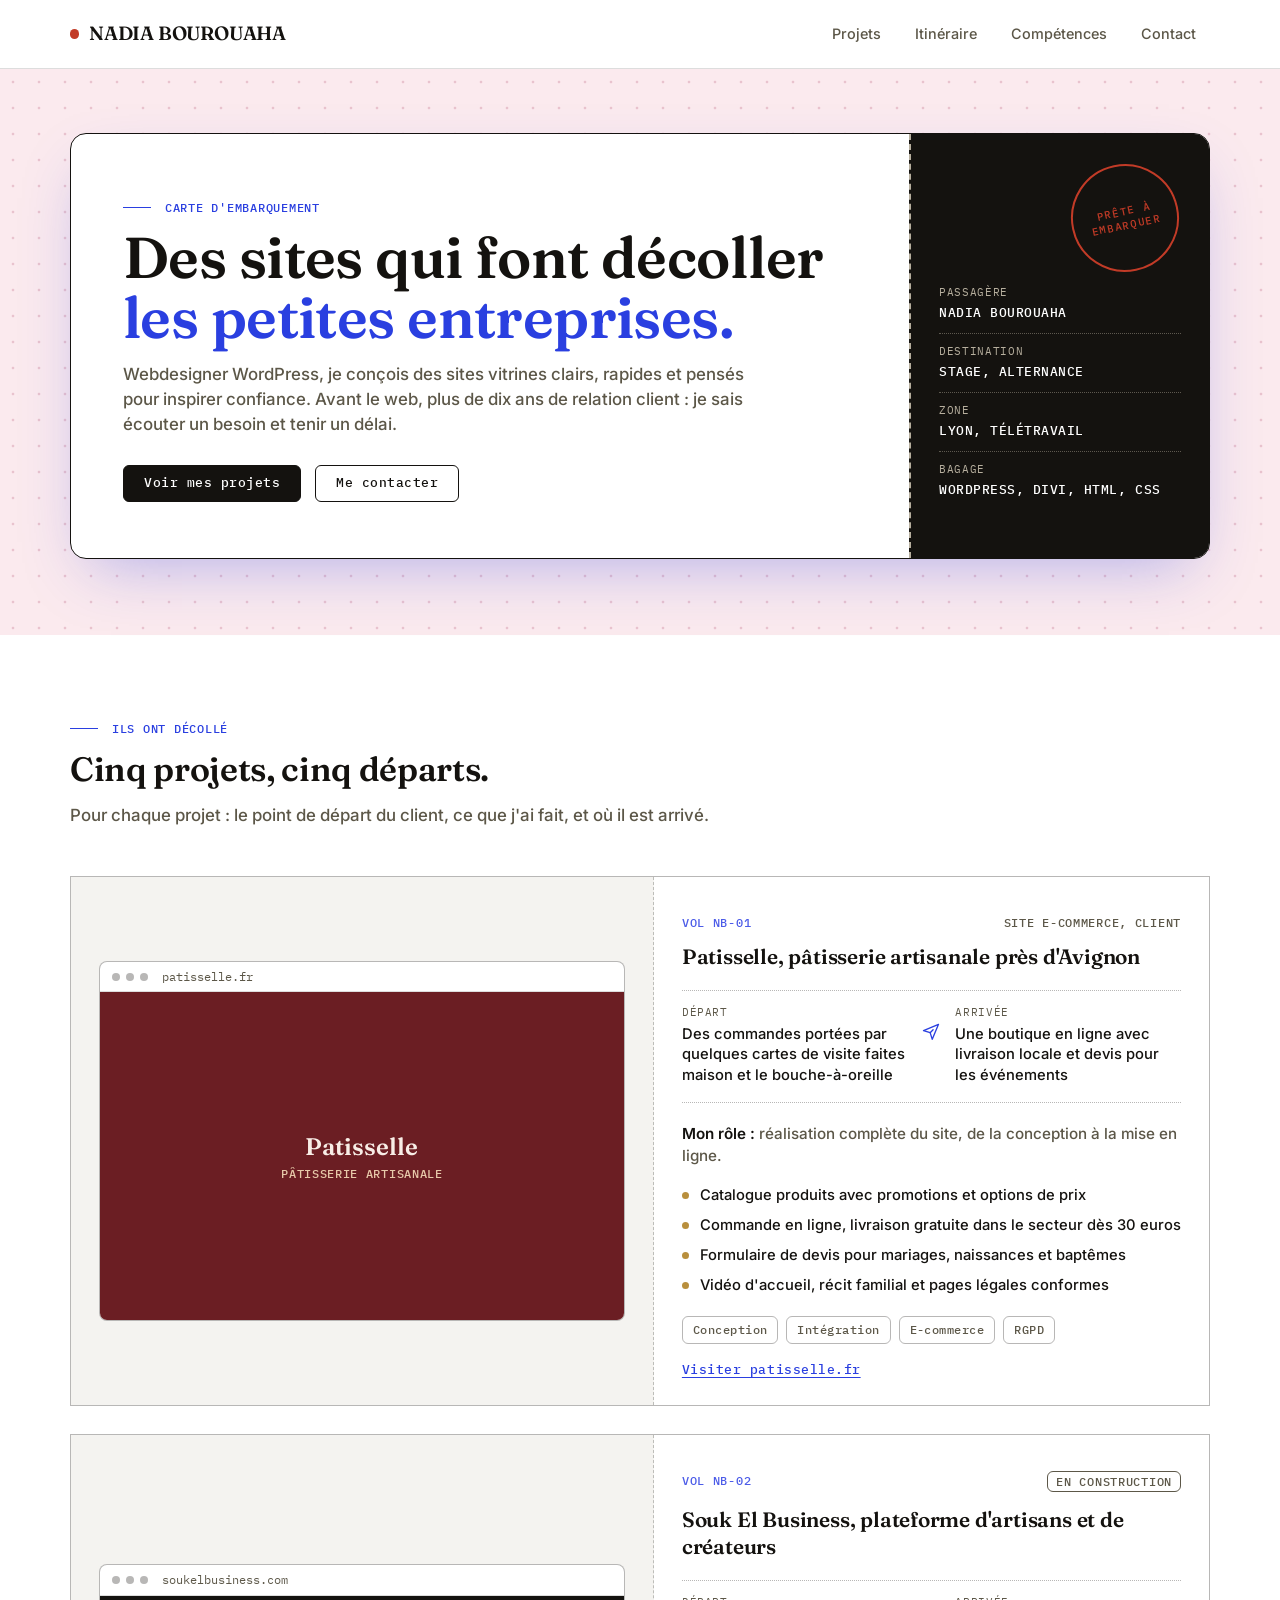
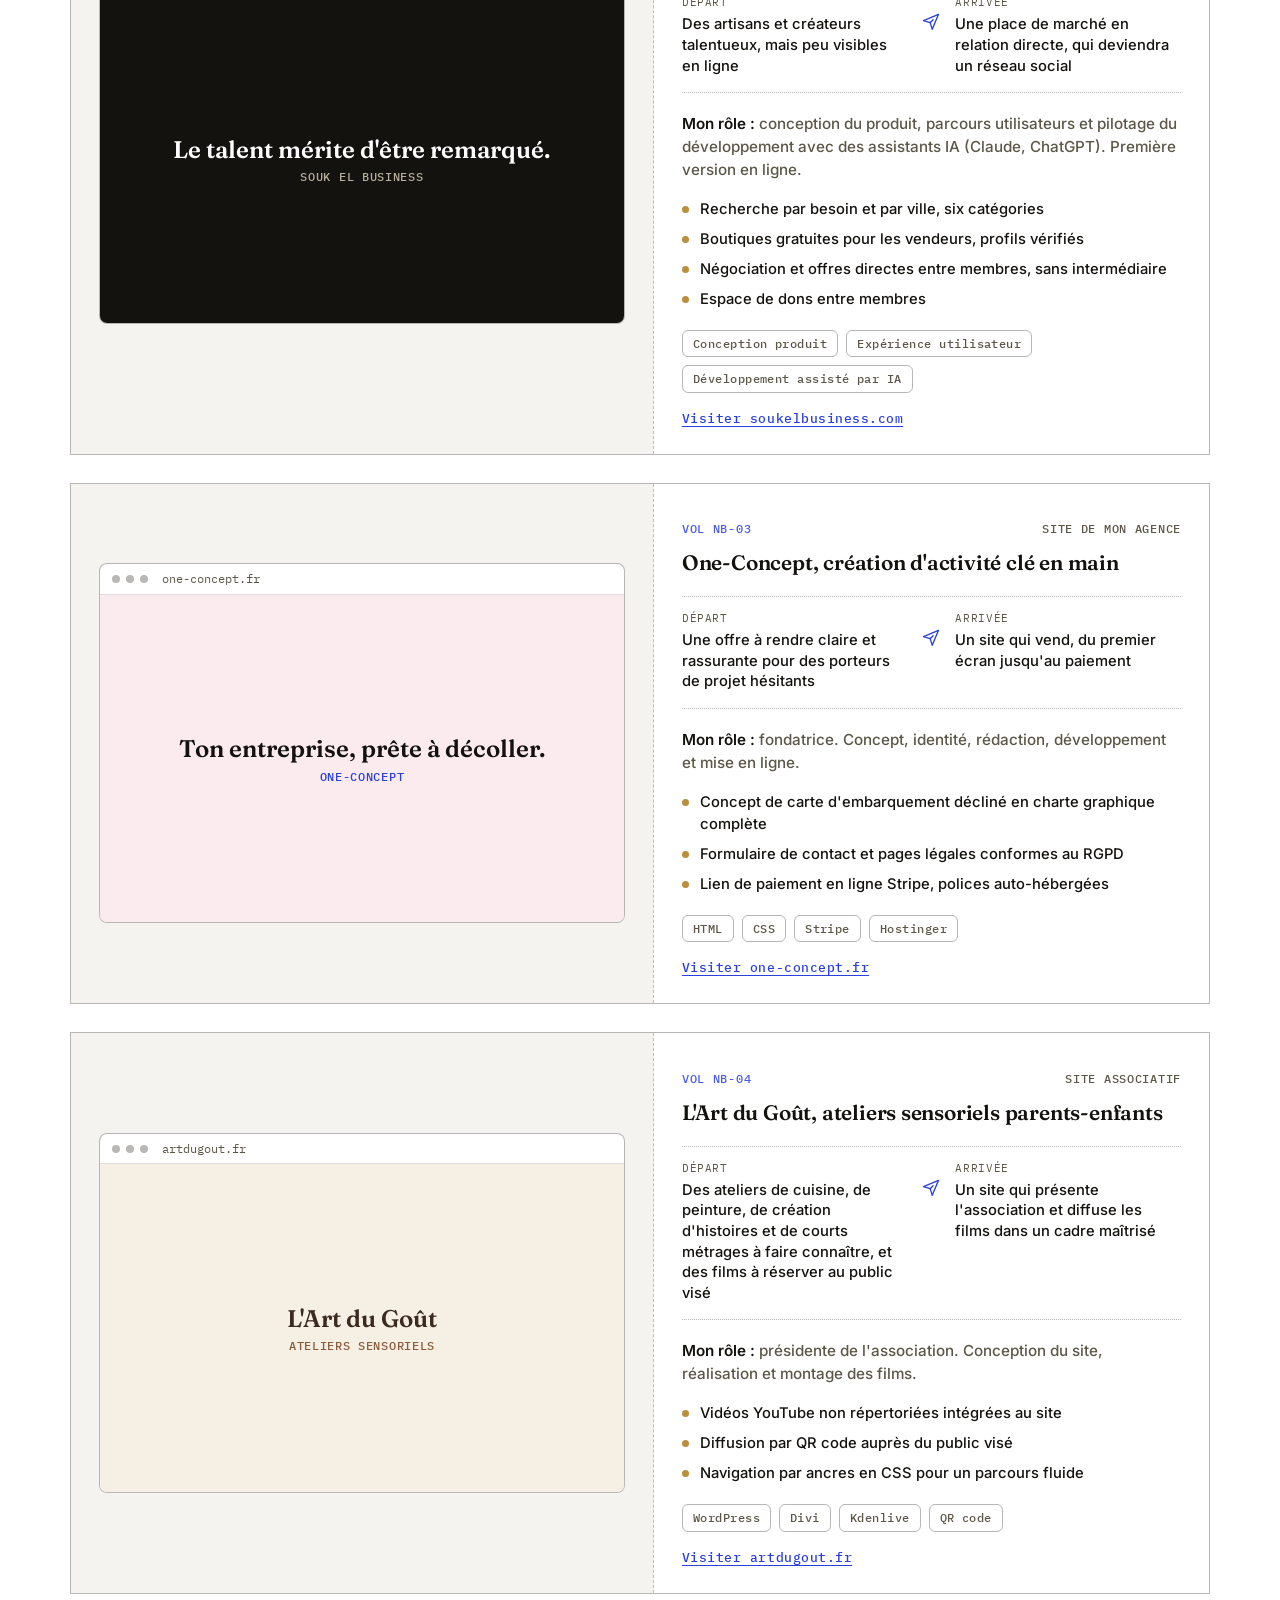
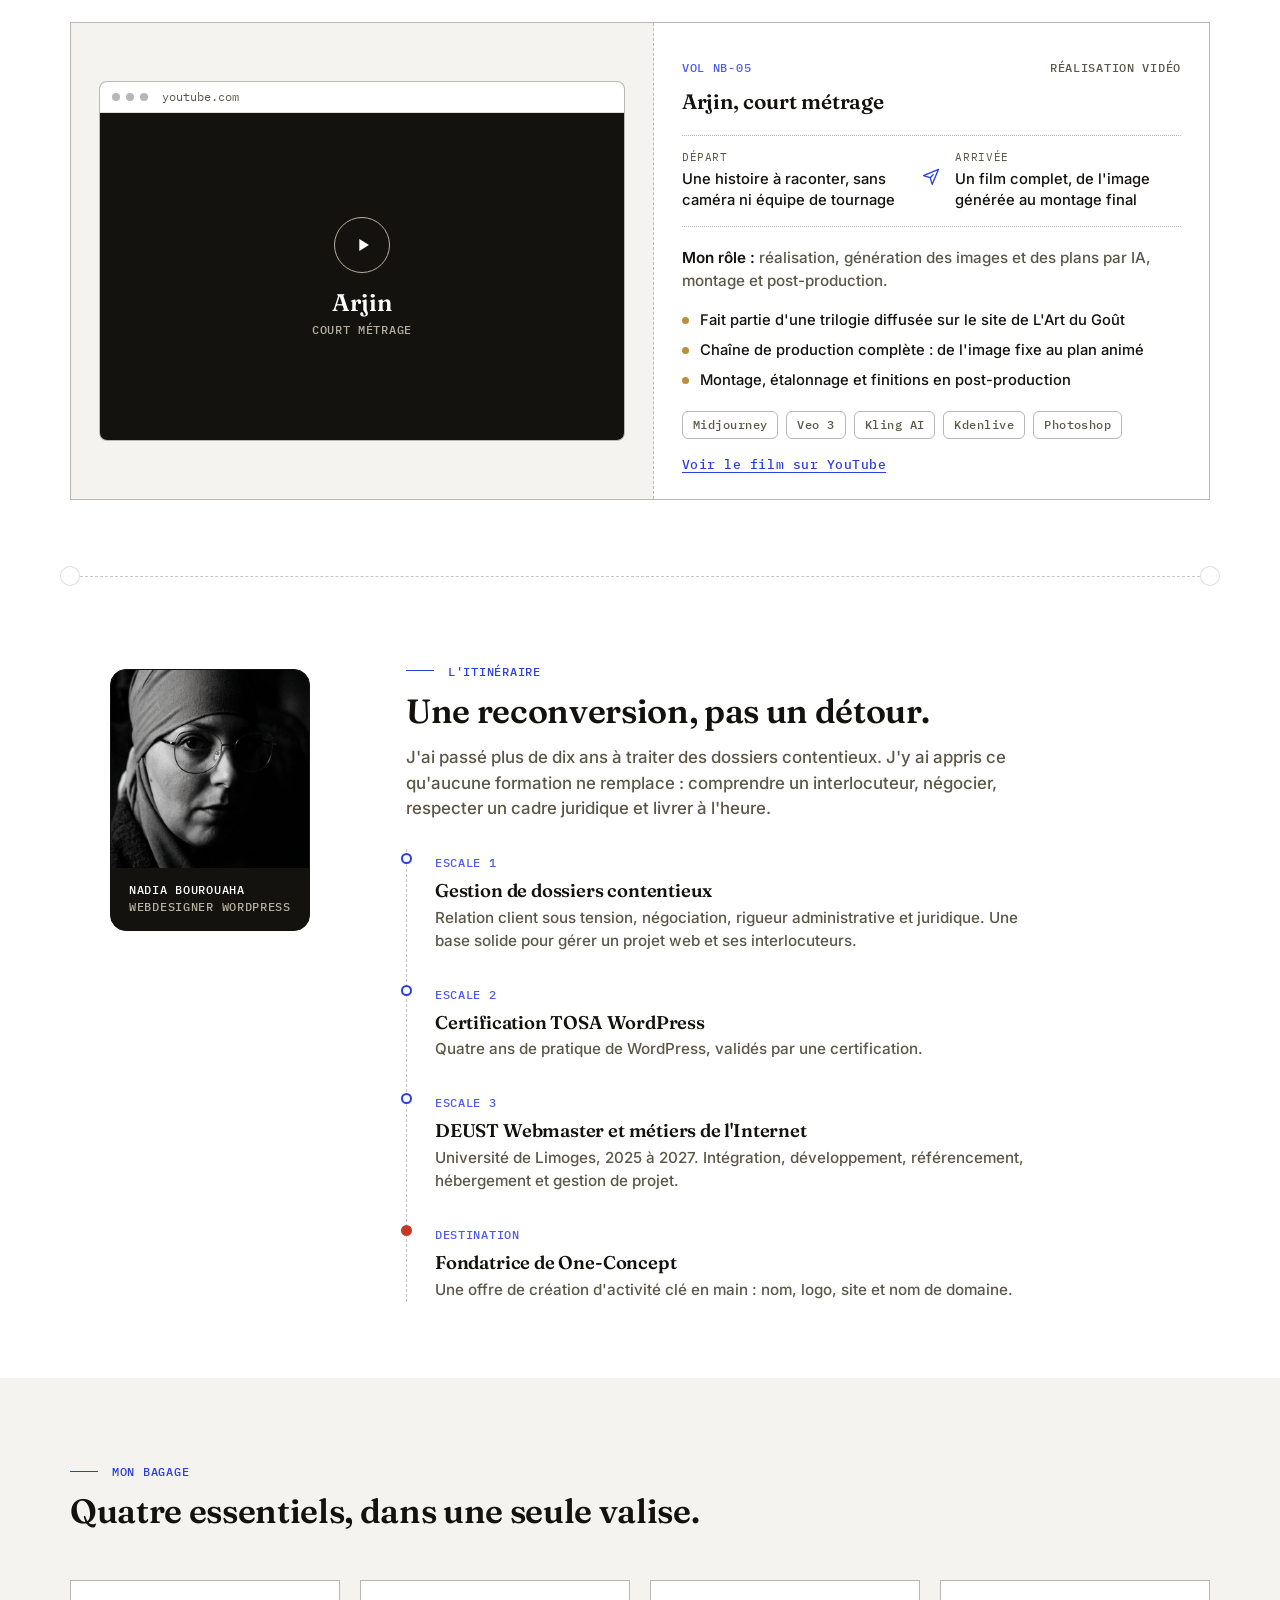
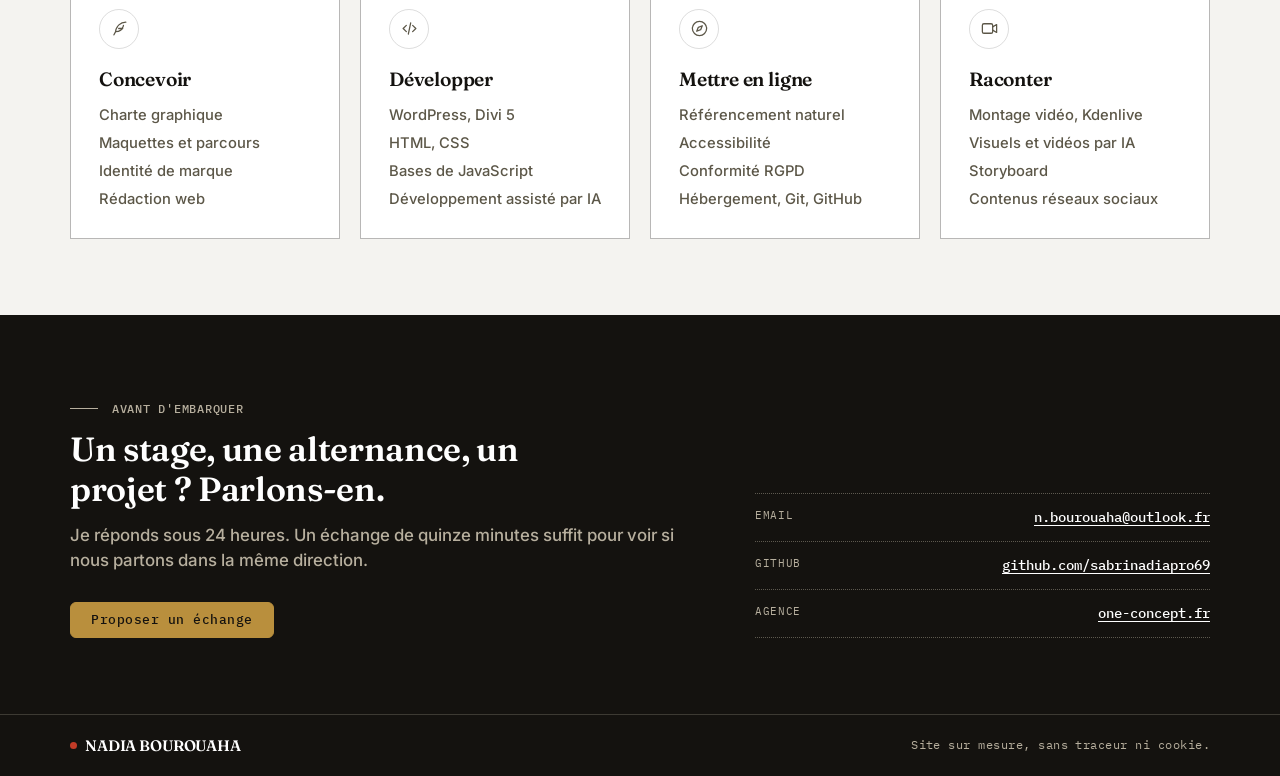
<file: index.html>
<!doctype html>
<html lang="fr">
<head>
  <meta charset="utf-8">
  <meta name="viewport" content="width=device-width, initial-scale=1">
  <title>Nadia Bourouaha, webdesigner WordPress | Portfolio</title>
  <meta name="description" content="Webdesigner WordPress à Lyon et en télétravail. Je conçois des sites vitrines clairs et rapides pour les petites entreprises. Disponible en stage et en alternance.">
  <meta name="author" content="Nadia Bourouaha">
  <meta property="og:type" content="website">
  <meta property="og:title" content="Nadia Bourouaha, webdesigner WordPress">
  <meta property="og:description" content="Des sites qui font décoller les petites entreprises. Portfolio et études de cas.">
  <meta property="og:image" content="assets/img/portrait.jpg">
  <meta name="theme-color" content="#FBEAEE">
  <link rel="icon" href="data:image/svg+xml,%3Csvg xmlns='http://www.w3.org/2000/svg' viewBox='0 0 32 32'%3E%3Ccircle cx='16' cy='16' r='9' fill='%23C23B27'/%3E%3C/svg%3E">
  <link rel="preload" href="assets/fonts/fraunces-latin-600-normal.woff2" as="font" type="font/woff2" crossorigin>
  <link rel="preload" href="assets/fonts/inter-latin-500-normal.woff2" as="font" type="font/woff2" crossorigin>
  <link rel="stylesheet" href="assets/css/style.css">
</head>
<body>
  <a class="skip" href="#contenu">Aller au contenu</a>

  <svg width="0" height="0" style="position:absolute" aria-hidden="true">
    <symbol id="i-avion" viewBox="0 0 24 24" fill="none" stroke="currentColor" stroke-width="1.6" stroke-linecap="round" stroke-linejoin="round"><path d="M3 11.5 21 4l-7.5 18-2.5-8-8-2.5Z"/><path d="m11 14 3.5-3.5"/></symbol>
    <symbol id="i-plume" viewBox="0 0 24 24" fill="none" stroke="currentColor" stroke-width="1.6" stroke-linecap="round" stroke-linejoin="round"><path d="M20 4c-7 0-12 5-13 12l-2 4"/><path d="M7 16c5 0 9-3 10-8"/><path d="M11 12h5"/></symbol>
    <symbol id="i-code" viewBox="0 0 24 24" fill="none" stroke="currentColor" stroke-width="1.6" stroke-linecap="round" stroke-linejoin="round"><path d="m8 8-4 4 4 4"/><path d="m16 8 4 4-4 4"/><path d="m13.5 5-3 14"/></symbol>
    <symbol id="i-boussole" viewBox="0 0 24 24" fill="none" stroke="currentColor" stroke-width="1.6" stroke-linecap="round" stroke-linejoin="round"><circle cx="12" cy="12" r="9"/><path d="m15.5 8.5-2 5-5 2 2-5 5-2Z"/></symbol>
    <symbol id="i-camera" viewBox="0 0 24 24" fill="none" stroke="currentColor" stroke-width="1.6" stroke-linecap="round" stroke-linejoin="round"><rect x="3" y="6" width="13" height="12" rx="2"/><path d="m16 10 5-3v10l-5-3"/></symbol>
    <symbol id="i-lecture" viewBox="0 0 24 24" fill="currentColor"><path d="M8 5.5v13l10.5-6.5L8 5.5Z"/></symbol>
  </svg>

  <header class="header">
    <div class="container">
      <a class="logo" href="#top">Nadia Bourouaha</a>
      <nav class="nav" aria-label="Navigation principale">
        <a href="#projets">Projets</a>
        <a href="#itineraire">Itinéraire</a>
        <a href="#competences">Compétences</a>
        <a class="nav__cta" href="#contact">Contact</a>
      </nav>
    </div>
  </header>

  <main id="contenu">
    <section class="hero" id="top" aria-labelledby="titre-hero">
      <div class="container">
        <article class="billet">
          <div class="billet__corps">
            <p class="label">Carte d'embarquement</p>
            <h1 id="titre-hero">Des sites qui font décoller <span class="accent">les petites entreprises.</span></h1>
            <p class="lede">Webdesigner WordPress, je conçois des sites vitrines clairs, rapides et pensés pour inspirer confiance. Avant le web, plus de dix ans de relation client : je sais écouter un besoin et tenir un délai.</p>
            <div class="actions">
              <a class="btn btn--plein" href="#projets">Voir mes projets</a>
              <a class="btn btn--contour" href="#contact">Me contacter</a>
            </div>
          </div>
          <aside class="billet__talon" aria-label="Informations clés">
            <div class="tampon" aria-hidden="true">Prête à<br>embarquer</div>
            <dl>
              <div class="mention"><dt>Passagère</dt><dd>Nadia Bourouaha</dd></div>
              <div class="mention"><dt>Destination</dt><dd>Stage, alternance</dd></div>
              <div class="mention"><dt>Zone</dt><dd>Lyon, télétravail</dd></div>
              <div class="mention"><dt>Bagage</dt><dd>WordPress, Divi, HTML, CSS</dd></div>
            </dl>
          </aside>
        </article>
      </div>
    </section>

    <section class="section" id="projets" aria-labelledby="titre-projets">
      <div class="container">
        <div class="section__tete">
          <p class="label">Ils ont décollé</p>
          <h2 id="titre-projets">Cinq projets, cinq départs.</h2>
          <p class="lede">Pour chaque projet : le point de départ du client, ce que j'ai fait, et où il est arrivé.</p>
        </div>

        <div class="vols">
          <article class="vol">
            <div class="vol__visuel">
              <div class="navigateur">
                <div class="navigateur__barre" aria-hidden="true"><i></i><i></i><i></i><span>patisselle.fr</span></div>
                <!-- Remplacer ce bloc par une capture : <img src="assets/img/projets/patisselle.webp" alt="Page d'accueil du site Patisselle" width="1280" height="800" loading="lazy"> -->
                <div class="ecran ecran--bordeaux"><div><strong>Patisselle</strong><small>Pâtisserie artisanale</small></div></div>
              </div>
            </div>
            <div class="vol__infos">
              <p class="vol__code"><span>Vol NB-01</span><span>Site e-commerce, client</span></p>
              <h3>Patisselle, pâtisserie artisanale près d'Avignon</h3>
              <dl class="trajet">
                <div><dt>Départ</dt><dd>Des commandes portées par quelques cartes de visite faites maison et le bouche-à-oreille</dd></div>
                <svg aria-hidden="true"><use href="#i-avion"/></svg>
                <div><dt>Arrivée</dt><dd>Une boutique en ligne avec livraison locale et devis pour les événements</dd></div>
              </dl>
              <p class="vol__role"><strong>Mon rôle :</strong> réalisation complète du site, de la conception à la mise en ligne.</p>
              <ul class="puces">
                <li>Catalogue produits avec promotions et options de prix</li>
                <li>Commande en ligne, livraison gratuite dans le secteur dès 30 euros</li>
                <li>Formulaire de devis pour mariages, naissances et baptêmes</li>
                <li>Vidéo d'accueil, récit familial et pages légales conformes</li>
              </ul>
              <ul class="tags" aria-label="Compétences"><li>Conception</li><li>Intégration</li><li>E-commerce</li><li>RGPD</li></ul>
              <a class="vol__lien" href="https://www.patisselle.fr" target="_blank" rel="noopener">Visiter patisselle.fr</a>
            </div>
          </article>

          <article class="vol">
            <div class="vol__visuel">
              <div class="navigateur">
                <div class="navigateur__barre" aria-hidden="true"><i></i><i></i><i></i><span>soukelbusiness.com</span></div>
                <!-- Remplacer ce bloc par une capture : <img src="assets/img/projets/soukelbusiness.webp" alt="Page d'accueil de Souk El Business" width="1280" height="800" loading="lazy"> -->
                <div class="ecran ecran--encre"><div><strong>Le talent mérite d'être remarqué.</strong><small>Souk El Business</small></div></div>
              </div>
            </div>
            <div class="vol__infos">
              <p class="vol__code"><span>Vol NB-02</span><span class="statut">En construction</span></p>
              <h3>Souk El Business, plateforme d'artisans et de créateurs</h3>
              <dl class="trajet">
                <div><dt>Départ</dt><dd>Des artisans et créateurs talentueux, mais peu visibles en ligne</dd></div>
                <svg aria-hidden="true"><use href="#i-avion"/></svg>
                <div><dt>Arrivée</dt><dd>Une place de marché en relation directe, qui deviendra un réseau social</dd></div>
              </dl>
              <p class="vol__role"><strong>Mon rôle :</strong> conception du produit, parcours utilisateurs et pilotage du développement avec des assistants IA (Claude, ChatGPT). Première version en ligne.</p>
              <ul class="puces">
                <li>Recherche par besoin et par ville, six catégories</li>
                <li>Boutiques gratuites pour les vendeurs, profils vérifiés</li>
                <li>Négociation et offres directes entre membres, sans intermédiaire</li>
                <li>Espace de dons entre membres</li>
              </ul>
              <ul class="tags" aria-label="Compétences"><li>Conception produit</li><li>Expérience utilisateur</li><li>Développement assisté par IA</li></ul>
              <a class="vol__lien" href="https://www.soukelbusiness.com" target="_blank" rel="noopener">Visiter soukelbusiness.com</a>
            </div>
          </article>

          <article class="vol">
            <div class="vol__visuel">
              <div class="navigateur">
                <div class="navigateur__barre" aria-hidden="true"><i></i><i></i><i></i><span>one-concept.fr</span></div>
                <!-- Remplacer ce bloc par une capture : <img src="assets/img/projets/one-concept.webp" alt="Page d'accueil du site One-Concept" width="1280" height="800" loading="lazy"> -->
                <div class="ecran ecran--blush"><div><strong>Ton entreprise, prête à décoller.</strong><small>One-Concept</small></div></div>
              </div>
            </div>
            <div class="vol__infos">
              <p class="vol__code"><span>Vol NB-03</span><span>Site de mon agence</span></p>
              <h3>One-Concept, création d'activité clé en main</h3>
              <dl class="trajet">
                <div><dt>Départ</dt><dd>Une offre à rendre claire et rassurante pour des porteurs de projet hésitants</dd></div>
                <svg aria-hidden="true"><use href="#i-avion"/></svg>
                <div><dt>Arrivée</dt><dd>Un site qui vend, du premier écran jusqu'au paiement</dd></div>
              </dl>
              <p class="vol__role"><strong>Mon rôle :</strong> fondatrice. Concept, identité, rédaction, développement et mise en ligne.</p>
              <ul class="puces">
                <li>Concept de carte d'embarquement décliné en charte graphique complète</li>
                <li>Formulaire de contact et pages légales conformes au RGPD</li>
                <li>Lien de paiement en ligne Stripe, polices auto-hébergées</li>
              </ul>
              <ul class="tags" aria-label="Outils"><li>HTML</li><li>CSS</li><li>Stripe</li><li>Hostinger</li></ul>
              <a class="vol__lien" href="https://one-concept.fr" target="_blank" rel="noopener">Visiter one-concept.fr</a>
            </div>
          </article>

          <article class="vol">
            <div class="vol__visuel">
              <div class="navigateur">
                <div class="navigateur__barre" aria-hidden="true"><i></i><i></i><i></i><span>artdugout.fr</span></div>
                <!-- Remplacer ce bloc par une capture : <img src="assets/img/projets/artdugout.webp" alt="Page d'accueil du site L'Art du Goût" width="1280" height="800" loading="lazy"> -->
                <div class="ecran ecran--creme"><div><strong>L'Art du Goût</strong><small>Ateliers sensoriels</small></div></div>
              </div>
            </div>
            <div class="vol__infos">
              <p class="vol__code"><span>Vol NB-04</span><span>Site associatif</span></p>
              <h3>L'Art du Goût, ateliers sensoriels parents-enfants</h3>
              <dl class="trajet">
                <div><dt>Départ</dt><dd>Des ateliers de cuisine, de peinture, de création d'histoires et de courts métrages à faire connaître, et des films à réserver au public visé</dd></div>
                <svg aria-hidden="true"><use href="#i-avion"/></svg>
                <div><dt>Arrivée</dt><dd>Un site qui présente l'association et diffuse les films dans un cadre maîtrisé</dd></div>
              </dl>
              <p class="vol__role"><strong>Mon rôle :</strong> présidente de l'association. Conception du site, réalisation et montage des films.</p>
              <ul class="puces">
                <li>Vidéos YouTube non répertoriées intégrées au site</li>
                <li>Diffusion par QR code auprès du public visé</li>
                <li>Navigation par ancres en CSS pour un parcours fluide</li>
              </ul>
              <ul class="tags" aria-label="Outils"><li>WordPress</li><li>Divi</li><li>Kdenlive</li><li>QR code</li></ul>
              <a class="vol__lien" href="https://www.artdugout.fr" target="_blank" rel="noopener">Visiter artdugout.fr</a>
            </div>
          </article>

          <article class="vol">
            <div class="vol__visuel">
              <div class="navigateur">
                <div class="navigateur__barre" aria-hidden="true"><i></i><i></i><i></i><span>youtube.com</span></div>
                <a class="ecran ecran--film" href="https://youtu.be/AFqn7pDqtOc" target="_blank" rel="noopener" aria-label="Voir le court métrage Arjin sur YouTube">
                  <div><span class="lecture" aria-hidden="true"><svg><use href="#i-lecture"/></svg></span><strong>Arjin</strong><small>Court métrage</small></div>
                </a>
              </div>
            </div>
            <div class="vol__infos">
              <p class="vol__code"><span>Vol NB-05</span><span>Réalisation vidéo</span></p>
              <h3>Arjin, court métrage</h3>
              <dl class="trajet">
                <div><dt>Départ</dt><dd>Une histoire à raconter, sans caméra ni équipe de tournage</dd></div>
                <svg aria-hidden="true"><use href="#i-avion"/></svg>
                <div><dt>Arrivée</dt><dd>Un film complet, de l'image générée au montage final</dd></div>
              </dl>
              <p class="vol__role"><strong>Mon rôle :</strong> réalisation, génération des images et des plans par IA, montage et post-production.</p>
              <ul class="puces">
                <li>Fait partie d'une trilogie diffusée sur le site de L'Art du Goût</li>
                <li>Chaîne de production complète : de l'image fixe au plan animé</li>
                <li>Montage, étalonnage et finitions en post-production</li>
              </ul>
              <ul class="tags" aria-label="Outils"><li>Midjourney</li><li>Veo 3</li><li>Kling AI</li><li>Kdenlive</li><li>Photoshop</li></ul>
              <a class="vol__lien" href="https://youtu.be/AFqn7pDqtOc" target="_blank" rel="noopener">Voir le film sur YouTube</a>
            </div>
          </article>

          <!-- Modèle pour un nouveau projet (Négocible, etc.) : dupliquer un <article class="vol"> ci-dessus et remplir départ, arrivée, rôle, puces et outils. -->
        </div>
      </div>
    </section>

    <div class="container"><div class="perforation" aria-hidden="true"></div></div>

    <section class="section" id="itineraire" aria-labelledby="titre-itineraire">
      <div class="container itineraire">
        <figure class="portrait">
          <img src="assets/img/portrait.jpg" alt="Portrait de Nadia Bourouaha" width="560" height="560" loading="lazy">
          <figcaption><strong>Nadia Bourouaha</strong>Webdesigner WordPress</figcaption>
        </figure>
        <div>
          <p class="label">L'itinéraire</p>
          <h2 id="titre-itineraire">Une reconversion, pas un détour.</h2>
          <p class="lede">J'ai passé plus de dix ans à traiter des dossiers contentieux. J'y ai appris ce qu'aucune formation ne remplace : comprendre un interlocuteur, négocier, respecter un cadre juridique et livrer à l'heure.</p>
          <ol class="escales">
            <li class="escale">
              <span class="escale__type">Escale 1</span>
              <h3>Gestion de dossiers contentieux</h3>
              <p>Relation client sous tension, négociation, rigueur administrative et juridique. Une base solide pour gérer un projet web et ses interlocuteurs.</p>
            </li>
            <li class="escale">
              <span class="escale__type">Escale 2</span>
              <h3>Certification TOSA WordPress</h3>
              <p>Quatre ans de pratique de WordPress, validés par une certification.</p>
            </li>
            <li class="escale">
              <span class="escale__type">Escale 3</span>
              <h3>DEUST Webmaster et métiers de l'Internet</h3>
              <p>Université de Limoges, 2025 à 2027. Intégration, développement, référencement, hébergement et gestion de projet.</p>
            </li>
            <li class="escale escale--arrivee">
              <span class="escale__type">Destination</span>
              <h3>Fondatrice de One-Concept</h3>
              <p>Une offre de création d'activité clé en main : nom, logo, site et nom de domaine.</p>
            </li>
          </ol>
        </div>
      </div>
    </section>

    <section class="section section--dim" id="competences" aria-labelledby="titre-competences">
      <div class="container">
        <div class="section__tete">
          <p class="label">Mon bagage</p>
          <h2 id="titre-competences">Quatre essentiels, dans une seule valise.</h2>
        </div>
        <div class="bagage">
          <div class="case">
            <div class="pastille"><svg aria-hidden="true"><use href="#i-plume"/></svg></div>
            <h3>Concevoir</h3>
            <ul><li>Charte graphique</li><li>Maquettes et parcours</li><li>Identité de marque</li><li>Rédaction web</li></ul>
          </div>
          <div class="case">
            <div class="pastille"><svg aria-hidden="true"><use href="#i-code"/></svg></div>
            <h3>Développer</h3>
            <ul><li>WordPress, Divi 5</li><li>HTML, CSS</li><li>Bases de JavaScript</li><li>Développement assisté par IA</li></ul>
          </div>
          <div class="case">
            <div class="pastille"><svg aria-hidden="true"><use href="#i-boussole"/></svg></div>
            <h3>Mettre en ligne</h3>
            <ul><li>Référencement naturel</li><li>Accessibilité</li><li>Conformité RGPD</li><li>Hébergement, Git, GitHub</li></ul>
          </div>
          <div class="case">
            <div class="pastille"><svg aria-hidden="true"><use href="#i-camera"/></svg></div>
            <h3>Raconter</h3>
            <ul><li>Montage vidéo, Kdenlive</li><li>Visuels et vidéos par IA</li><li>Storyboard</li><li>Contenus réseaux sociaux</li></ul>
          </div>
        </div>
      </div>
    </section>

    <section class="embarquement" id="contact" aria-labelledby="titre-contact">
      <div class="container grille">
        <div>
          <p class="label">Avant d'embarquer</p>
          <h2 id="titre-contact">Un stage, une alternance, un projet ? Parlons-en.</h2>
          <p class="lede">Je réponds sous 24 heures. Un échange de quinze minutes suffit pour voir si nous partons dans la même direction.</p>
          <div class="actions">
            <a class="btn btn--or" href="mailto:n.bourouaha@outlook.fr?subject=Prise%20de%20contact%20depuis%20votre%20portfolio">Proposer un échange</a>
          </div>
        </div>
        <dl class="coordonnees">
          <div><dt>Email</dt><dd><a href="mailto:n.bourouaha@outlook.fr">n.bourouaha@outlook.fr</a></dd></div>
          <div><dt>GitHub</dt><dd><a href="https://github.com/sabrinadiapro69" target="_blank" rel="noopener">github.com/sabrinadiapro69</a></dd></div>
          <!-- <div><dt>LinkedIn</dt><dd><a href="https://www.linkedin.com/in/VOTRE-PROFIL" target="_blank" rel="noopener">linkedin.com/in/VOTRE-PROFIL</a></dd></div> -->
          <div><dt>Agence</dt><dd><a href="https://one-concept.fr" target="_blank" rel="noopener">one-concept.fr</a></dd></div>
        </dl>
      </div>
    </section>
  </main>

  <footer class="footer">
    <div class="container">
      <span class="logo">Nadia Bourouaha</span>
      <span>Site sur mesure, sans traceur ni cookie.</span>
    </div>
  </footer>
</body>
</html>
</file>
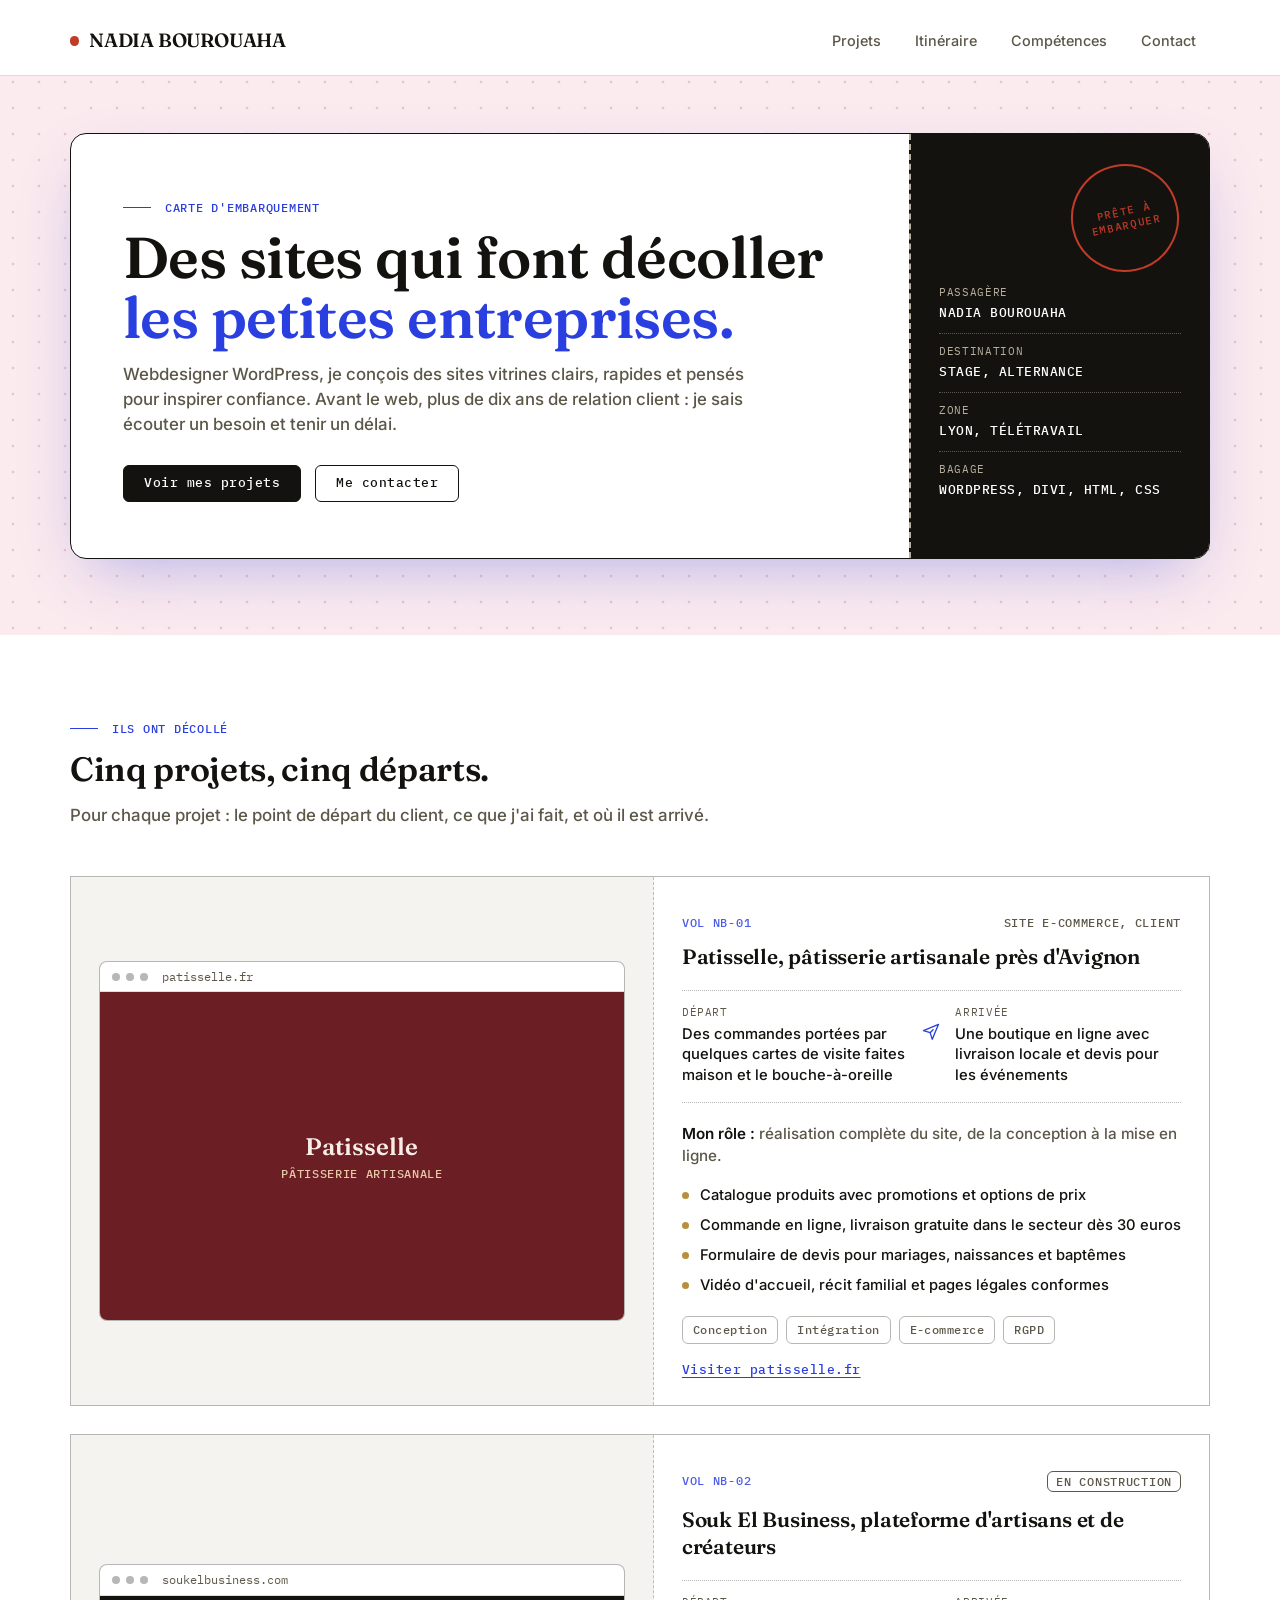
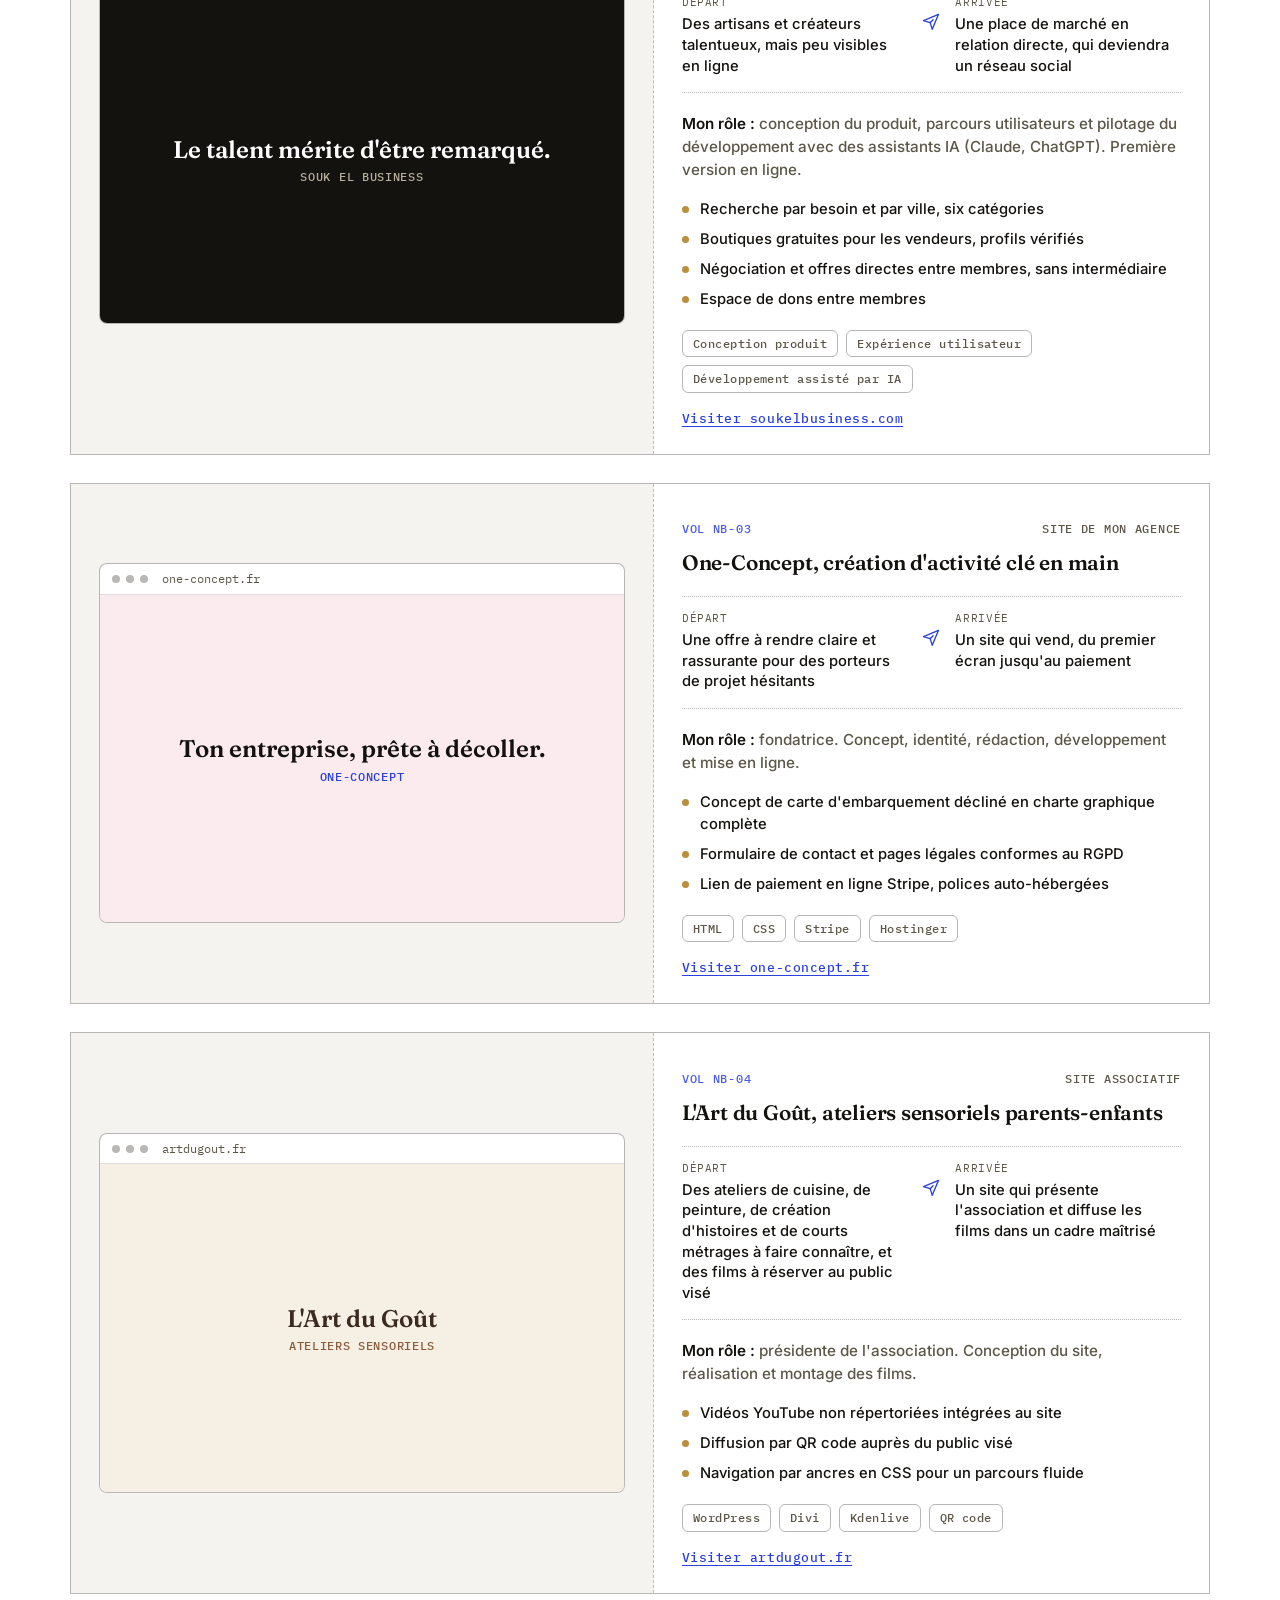
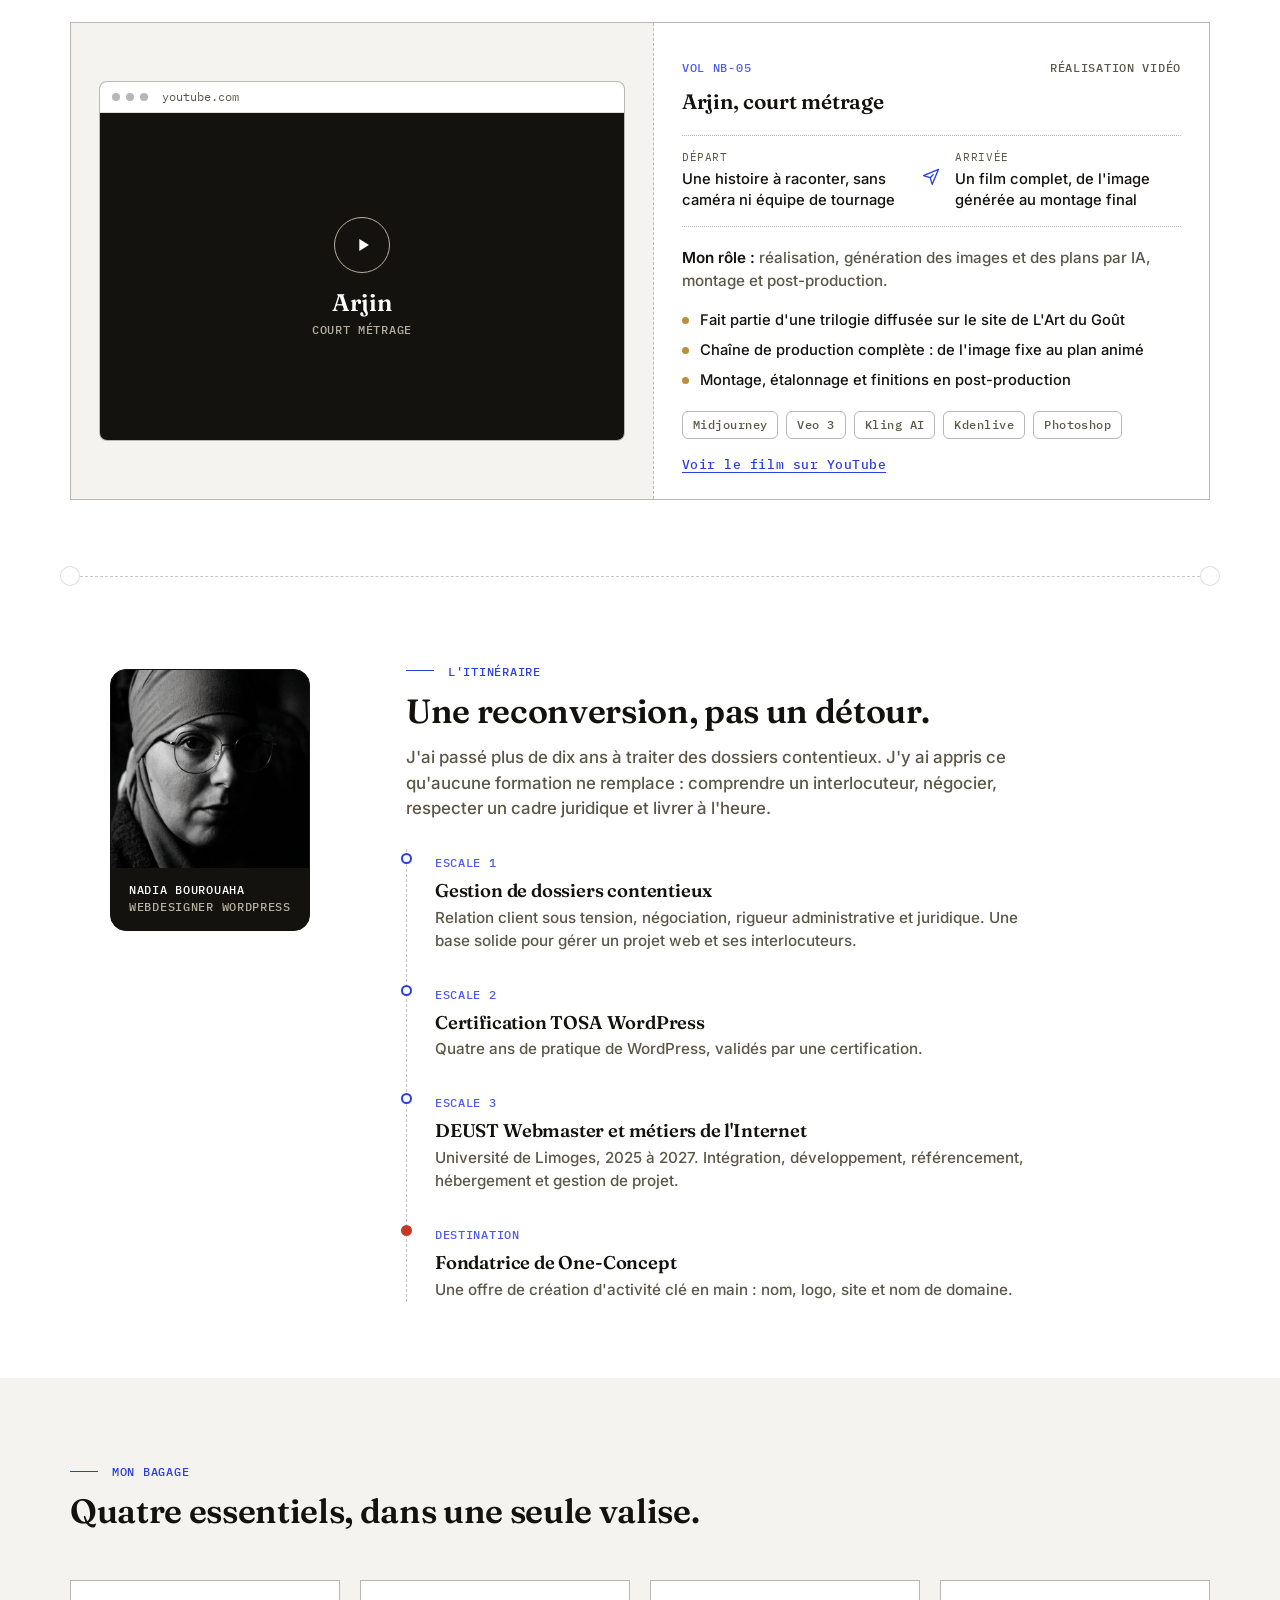
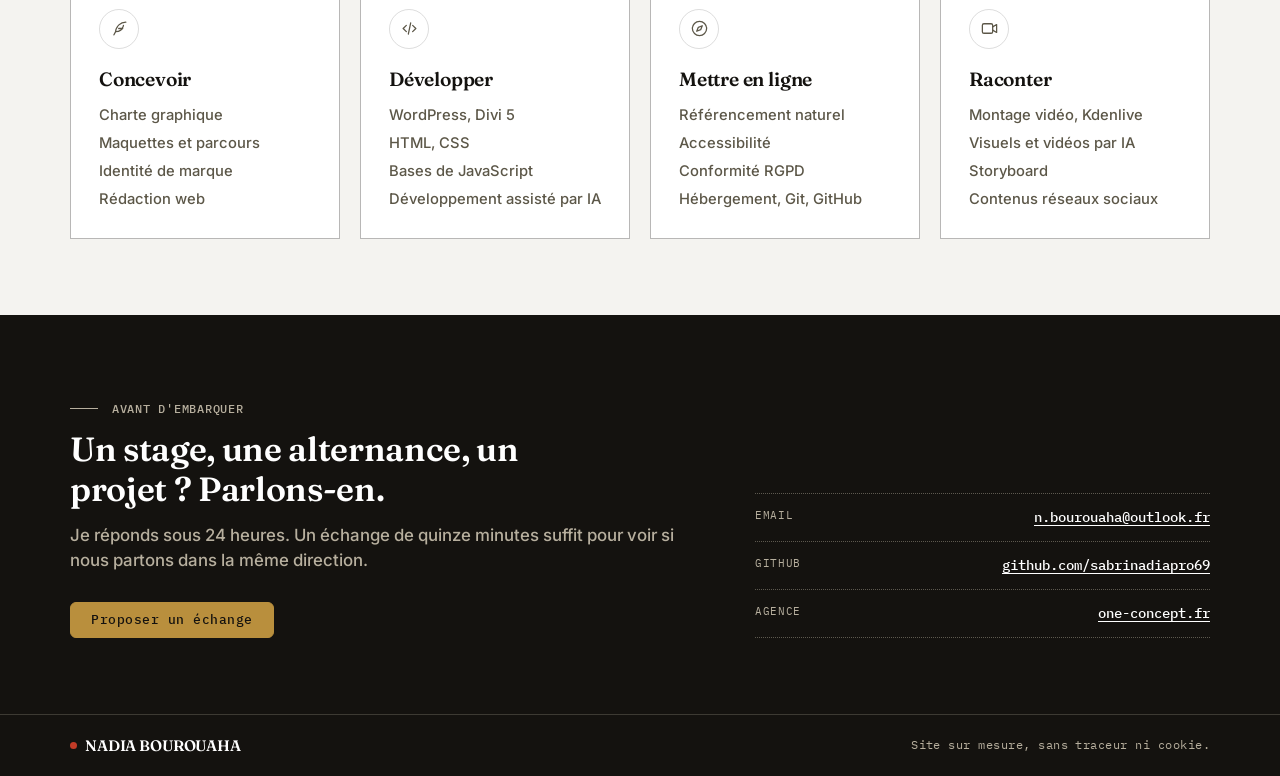
<file: projets.html>
<!doctype html>
<html lang="fr">
<head>
  <meta charset="utf-8">
  <title>Projets | Nadia Bourouaha</title>
  <meta http-equiv="refresh" content="0; url=index.html#projets">
  <link rel="canonical" href="index.html#projets">
</head>
<body>
  <p><a href="index.html#projets">Voir mes projets</a></p>
</body>
</html>
</file>
<file: assets/css/style.css>
/* Portfolio Nadia Bourouaha, d'après la charte graphique One-Concept v1 */

@font-face { font-family: "Fraunces"; src: url("../fonts/fraunces-latin-500-normal.woff2") format("woff2"); font-weight: 500; font-display: swap; }
@font-face { font-family: "Fraunces"; src: url("../fonts/fraunces-latin-600-normal.woff2") format("woff2"); font-weight: 600; font-display: swap; }
@font-face { font-family: "Inter"; src: url("../fonts/inter-latin-500-normal.woff2") format("woff2"); font-weight: 500; font-display: swap; }
@font-face { font-family: "Inter"; src: url("../fonts/inter-latin-600-normal.woff2") format("woff2"); font-weight: 600; font-display: swap; }
@font-face { font-family: "IBM Plex Mono"; src: url("../fonts/ibm-plex-mono-latin-400-normal.woff2") format("woff2"); font-weight: 400; font-display: swap; }
@font-face { font-family: "IBM Plex Mono"; src: url("../fonts/ibm-plex-mono-latin-500-normal.woff2") format("woff2"); font-weight: 500; font-display: swap; }

:root {
  --ink: #14120F;
  --ink-soft: #5C5748;
  --paper: #FFFFFF;
  --paper-dim: #F4F3F0;
  --blush: #FBEAEE;
  --blush-line: #E9C3CE;
  --blue: #2A3FE0;
  --blue-soft: #4C5CE8;
  --rose: #C2185B;
  --red: #C23B27;
  --gold: #B98F3D;
  --sable: #B7AF9E;

  --line: rgba(20, 18, 15, .14);
  --line-card: rgba(20, 18, 15, .30);
  --line-perf: rgba(20, 18, 15, .24);

  --serif: "Fraunces", Georgia, serif;
  --sans: "Inter", system-ui, -apple-system, "Segoe UI", sans-serif;
  --mono: "IBM Plex Mono", ui-monospace, Menlo, monospace;

  --container: 1140px;
  --gutter: 28px;
  --section: 76px;
}

*, *::before, *::after { box-sizing: border-box; }
html { scroll-behavior: smooth; }
body {
  margin: 0;
  background: var(--paper);
  color: var(--ink);
  font: 500 1rem/1.5 var(--sans);
  -webkit-font-smoothing: antialiased;
}
img { max-width: 100%; height: auto; display: block; }
a { color: var(--blue); text-underline-offset: 3px; }
a:hover { color: var(--rose); }
:focus-visible { outline: 2px solid var(--blue); outline-offset: 3px; border-radius: 2px; }

.skip { position: absolute; left: -999px; top: 8px; background: var(--ink); color: var(--paper); padding: 10px 16px; font-family: var(--mono); font-size: .8rem; z-index: 10; }
.skip:focus { left: 8px; }

.container { max-width: calc(var(--container) + 2 * var(--gutter)); margin: 0 auto; padding: 0 var(--gutter); }

/* Typographie */
h1, h2, h3 { font-family: var(--serif); font-weight: 600; margin: 0; letter-spacing: -.01em; }
h1 { font-size: clamp(2.3rem, 5vw, 3.6rem); line-height: 1.04; }
h2 { font-size: clamp(1.7rem, 3vw, 2.1rem); line-height: 1.2; }
h3 { font-size: 1.3rem; line-height: 1.3; }
.accent { color: var(--blue); }
.label { display: inline-flex; align-items: center; gap: 14px; font: 500 .78rem/1 var(--mono); letter-spacing: .06em; text-transform: uppercase; color: var(--blue); margin: 0 0 14px; }
.label::before { content: ""; width: 28px; height: 1px; background: currentColor; }
.lede { font-size: 1.05rem; color: var(--ink-soft); max-width: 60ch; margin: 14px 0 0; }

/* Logo */
.logo { display: inline-flex; align-items: center; gap: .52em; font: 600 1.2rem/1 var(--serif); text-transform: uppercase; letter-spacing: -.01em; color: var(--ink); text-decoration: none; }
.logo::before { content: ""; width: .47em; height: .47em; border-radius: 50%; background: var(--red); flex: none; }
.logo:hover { color: var(--ink); }

/* Header */
.header { position: sticky; top: 0; z-index: 5; background: rgba(255,255,255,.92); backdrop-filter: blur(8px); border-bottom: 1px solid var(--line); }
.header .container { display: flex; align-items: center; justify-content: space-between; gap: 20px; height: 68px; }
.nav { display: flex; gap: 6px; }
.nav a { font: 500 .9rem/1 var(--sans); color: var(--ink-soft); text-decoration: none; padding: 9px 14px; border-radius: 999px; transition: background .2s, color .2s; }
.nav a:hover { background: var(--rose); color: var(--paper); }

/* Boutons */
.btn { display: inline-flex; align-items: center; gap: 8px; font: 500 .8rem/1 var(--mono); letter-spacing: .04em; padding: 11px 20px; border-radius: 6px; border: 1.5px solid var(--ink); text-decoration: none; transition: transform .2s, box-shadow .2s, background .2s, color .2s, border-color .2s; }
.btn--plein { background: var(--ink); color: var(--paper); }
.btn--plein:hover { color: var(--paper); transform: translateY(-2px); box-shadow: 0 6px 16px rgba(194, 24, 91, .25); }
.btn--contour { background: var(--paper); color: var(--ink); }
.btn--contour:hover { background: var(--rose); border-color: var(--rose); color: var(--paper); transform: translateY(-2px); }
.btn--or { background: var(--gold); border-color: var(--gold); color: var(--ink); }
.btn--or:hover { color: var(--ink); transform: translateY(-2px); box-shadow: 0 6px 16px rgba(185, 143, 61, .35); }
.actions { display: flex; flex-wrap: wrap; gap: 14px; margin-top: 28px; }

/* Hero : le billet */
.hero { background-color: var(--blush); background-image: radial-gradient(var(--blush-line) 1.5px, transparent 1.6px); background-size: 26px 26px; padding: 64px 0 var(--section); }
.billet { display: grid; grid-template-columns: minmax(0, 1fr) 300px; background: var(--paper); border: 1.5px solid var(--ink); border-radius: 16px; overflow: hidden; box-shadow: 0 24px 60px -20px rgba(42, 63, 224, .35); }
.billet__corps { padding: 56px 52px; }
.billet__talon { position: relative; background: var(--ink); color: var(--paper); padding: 40px 28px 32px; border-left: 2px dashed var(--sable); display: flex; flex-direction: column; justify-content: flex-end; gap: 0; }
.tampon { position: absolute; top: 30px; right: 30px; width: 108px; height: 108px; border: 2px solid var(--red); border-radius: 50%; display: grid; place-items: center; text-align: center; transform: rotate(-12deg); font: 500 .66rem/1.35 var(--mono); letter-spacing: .08em; text-transform: uppercase; color: var(--red); }
.mention { padding: 12px 0; border-bottom: 1px dotted rgba(183, 175, 158, .45); }
.mention:last-child { border-bottom: 0; }
.mention dt { font: 400 .68rem/1 var(--mono); letter-spacing: .06em; text-transform: uppercase; color: var(--sable); margin-bottom: 6px; }
.mention dd { margin: 0; font: 500 .82rem/1.3 var(--mono); letter-spacing: .04em; text-transform: uppercase; }

/* Sections */
.section { padding: var(--section) 0; }
.section--dim { background: var(--paper-dim); }
.section__tete { margin-bottom: 48px; }
.perforation { position: relative; height: 0; border-top: 1.5px dashed var(--line-perf); max-width: var(--container); margin: 0 auto; }
.perforation::before, .perforation::after { content: ""; position: absolute; top: -11px; width: 20px; height: 20px; border-radius: 50%; background: var(--paper); border: 1px solid var(--line); }
.perforation::before { left: -10px; }
.perforation::after { right: -10px; }

/* Projets : billets de vol */
.vols { display: grid; gap: 28px; }
.vol { display: grid; grid-template-columns: minmax(0, 1.05fr) minmax(0, 1fr); border: 1px solid var(--line-card); background: var(--paper); transition: transform .25s, box-shadow .25s; }
.vol:hover { transform: translateY(-3px); box-shadow: 0 16px 40px -18px rgba(20, 18, 15, .28); }
.vol__visuel { background: var(--paper-dim); border-right: 1.5px dashed var(--line-perf); padding: 28px; display: flex; align-items: center; }
.navigateur { width: 100%; border: 1px solid var(--line-card); border-radius: 8px; background: var(--paper); overflow: hidden; }
.navigateur__barre { display: flex; align-items: center; gap: 6px; padding: 9px 12px; border-bottom: 1px solid var(--line); font: 400 .72rem/1 var(--mono); color: var(--ink-soft); }
.navigateur__barre i { width: 8px; height: 8px; border-radius: 50%; background: var(--line-card); }
.navigateur__barre span { margin-left: 8px; }
.navigateur img { width: 100%; aspect-ratio: 16 / 10; object-fit: cover; object-position: top; }
.ecran { aspect-ratio: 16 / 10; display: grid; place-items: center; padding: 20px; text-align: center; }
.ecran strong { display: block; font: 600 1.5rem/1.15 var(--serif); }
.ecran small { display: block; margin-top: 8px; font: 500 .72rem/1 var(--mono); letter-spacing: .06em; text-transform: uppercase; }
.ecran--marine { background: #1B2A4A; color: #F3EBD9; }
.ecran--marine small { color: #CDAE6A; }
.ecran--blush { background: var(--blush); color: var(--ink); }
.ecran--blush small { color: var(--blue); }
.ecran--bordeaux { background: #6B1E23; color: #F8EDE6; }
.ecran--bordeaux small { color: #E7C9A9; }
.ecran--encre { background: var(--ink); color: var(--paper); }
.ecran--encre small { color: var(--sable); }
.ecran--film { background: var(--ink); color: var(--paper); text-decoration: none; }
.ecran--film:hover { color: var(--paper); }
.ecran--film small { color: var(--sable); }
.lecture { display: grid; place-items: center; width: 56px; height: 56px; margin: 0 auto 16px; border-radius: 50%; border: 1.5px solid var(--sable); color: var(--paper); transition: background .2s, border-color .2s; }
.lecture svg { width: 22px; height: 22px; margin-left: 3px; }
.ecran--film:hover .lecture { background: var(--rose); border-color: var(--rose); }
.ecran--creme { background: #F6EFE4; color: #3B2A1E; }
.ecran--creme small { color: #8A5A3B; }

.vol__infos { padding: 28px; display: flex; flex-direction: column; }
.vol__code { display: flex; justify-content: space-between; gap: 12px; font: 500 .74rem/1 var(--mono); letter-spacing: .06em; text-transform: uppercase; color: var(--blue-soft); margin-bottom: 14px; }
.vol__code span:last-child { color: var(--ink-soft); }
.vol__code .statut { border: 1px solid currentColor; border-radius: 6px; padding: 4px 8px; margin-top: -4px; }
.trajet { display: grid; grid-template-columns: minmax(0, 1fr) auto minmax(0, 1fr); gap: 14px; align-items: start; margin: 20px 0; padding: 16px 0; border-top: 1px dotted var(--line-card); border-bottom: 1px dotted var(--line-card); }
.trajet dt { font: 400 .68rem/1 var(--mono); letter-spacing: .06em; text-transform: uppercase; color: var(--ink-soft); margin-bottom: 6px; }
.trajet dd { margin: 0; font-size: .92rem; line-height: 1.4; }
.trajet svg { width: 20px; height: 20px; margin-top: 14px; color: var(--blue); }
.vol__role { margin: 0 0 16px; color: var(--ink-soft); font-size: .95rem; }
.vol__role strong { color: var(--ink); font-weight: 600; }
.puces { list-style: none; padding: 0; margin: 0 0 20px; display: grid; gap: 8px; font-size: .92rem; }
.puces li { position: relative; padding-left: 18px; }
.puces li::before { content: ""; position: absolute; left: 0; top: .55em; width: 7px; height: 7px; border-radius: 50%; background: var(--gold); }
.tags { list-style: none; padding: 0; margin: auto 0 0; display: flex; flex-wrap: wrap; gap: 8px; }
.tags li { font: 500 .72rem/1 var(--mono); letter-spacing: .04em; color: var(--ink-soft); border: 1px solid var(--line-card); border-radius: 6px; padding: 7px 10px; }
.vol__lien { margin-top: 20px; font: 500 .8rem/1 var(--mono); letter-spacing: .04em; }

/* Itinéraire */
.itineraire { display: grid; grid-template-columns: 280px minmax(0, 1fr); gap: 56px; align-items: start; }
.portrait { border: 1.5px solid var(--ink); border-radius: 16px; overflow: hidden; background: var(--ink); }
.portrait img { aspect-ratio: 1; object-fit: cover; }
.portrait figcaption { padding: 14px 18px; font: 500 .74rem/1.4 var(--mono); letter-spacing: .06em; text-transform: uppercase; color: var(--sable); }
.portrait figcaption strong { display: block; color: var(--paper); font-weight: 500; }
.escales { list-style: none; margin: 28px 0 0; padding: 0; border-left: 1.5px dashed var(--line-perf); }
.escale { position: relative; padding: 0 0 28px 28px; }
.escale:last-child { padding-bottom: 0; }
.escale::before { content: ""; position: absolute; left: -6px; top: 4px; width: 11px; height: 11px; border-radius: 50%; background: var(--paper); border: 2px solid var(--blue); }
.escale--arrivee::before { background: var(--red); border-color: var(--red); }
.escale__type { font: 500 .72rem/1 var(--mono); letter-spacing: .06em; text-transform: uppercase; color: var(--blue-soft); }
.escale h3 { font-size: 1.15rem; margin: 6px 0 4px; }
.escale p { margin: 0; color: var(--ink-soft); font-size: .95rem; max-width: 62ch; }

/* Bagage : compétences */
.bagage { display: grid; grid-template-columns: repeat(4, minmax(0, 1fr)); gap: 20px; }
.case { border: 1px solid var(--line-card); background: var(--paper); padding: 28px; transition: transform .25s, border-color .25s; }
.case:hover { transform: translateY(-3px); border-color: var(--blue); }
.pastille { width: 40px; height: 40px; border-radius: 50%; border: 1px solid var(--line); display: grid; place-items: center; color: var(--ink-soft); margin-bottom: 18px; transition: color .2s; }
.case:hover .pastille { color: var(--blue); }
.pastille svg { width: 19px; height: 19px; }
.case h3 { font-size: 1.2rem; margin-bottom: 12px; }
.case ul { list-style: none; padding: 0; margin: 0; display: grid; gap: 6px; font-size: .92rem; color: var(--ink-soft); }

/* Bandeau final */
.embarquement { background: var(--ink); color: var(--paper); padding: var(--section) 0; }
.embarquement .label { color: var(--sable); }
.embarquement h2 { color: var(--paper); max-width: 22ch; }
.embarquement .lede { color: var(--sable); }
.embarquement .grille { display: grid; grid-template-columns: minmax(0, 1.4fr) minmax(0, 1fr); gap: 48px; align-items: end; }
.coordonnees { margin: 0; border-top: 1px dotted rgba(183, 175, 158, .45); }
.coordonnees div { display: flex; justify-content: space-between; gap: 16px; padding: 14px 0; border-bottom: 1px dotted rgba(183, 175, 158, .45); }
.coordonnees dt { font: 400 .7rem/1.4 var(--mono); letter-spacing: .06em; text-transform: uppercase; color: var(--sable); }
.coordonnees dd { margin: 0; font: 500 .85rem/1.4 var(--mono); text-align: right; }
.coordonnees a { color: var(--paper); }
.coordonnees a:hover { color: var(--gold); }

.footer { background: var(--ink); color: var(--sable); border-top: 1px solid rgba(183, 175, 158, .25); padding: 22px 0; font: 400 .74rem/1.4 var(--mono); letter-spacing: .04em; }
.footer .container { display: flex; justify-content: space-between; gap: 16px; flex-wrap: wrap; }
.footer .logo { color: var(--paper); font-size: .95rem; }

/* Responsive */
@media (max-width: 1040px) {
  .bagage { grid-template-columns: repeat(2, minmax(0, 1fr)); }
}
@media (max-width: 920px) {
  .billet { grid-template-columns: 1fr; }
  .billet__corps { padding: 40px 28px; }
  .billet__talon { border-left: 0; border-top: 2px dashed var(--sable); padding: 28px; display: grid; grid-template-columns: 1fr 1fr; column-gap: 20px; }
  .tampon { position: static; grid-column: 1 / -1; margin-bottom: 12px; width: 92px; height: 92px; }
  .vol { grid-template-columns: 1fr; }
  .vol__visuel { border-right: 0; border-bottom: 1.5px dashed var(--line-perf); }
  .itineraire { grid-template-columns: 1fr; gap: 36px; }
  .portrait { max-width: 260px; }
  .embarquement .grille { grid-template-columns: 1fr; }
  .nav a:not(.nav__cta) { display: none; }
}
@media (max-width: 560px) {
  .bagage { grid-template-columns: 1fr; }
}
@media (max-width: 480px) {
  :root { --gutter: 18px; --section: 56px; }
  .hero { padding-top: 32px; }
  .billet__talon { grid-template-columns: 1fr; }
  .coordonnees div { flex-direction: column; gap: 4px; }
  .coordonnees dd { text-align: left; }
}
@media (prefers-reduced-motion: reduce) {
  html { scroll-behavior: auto; }
  *, *::before, *::after { transition: none !important; }
}
</file>
